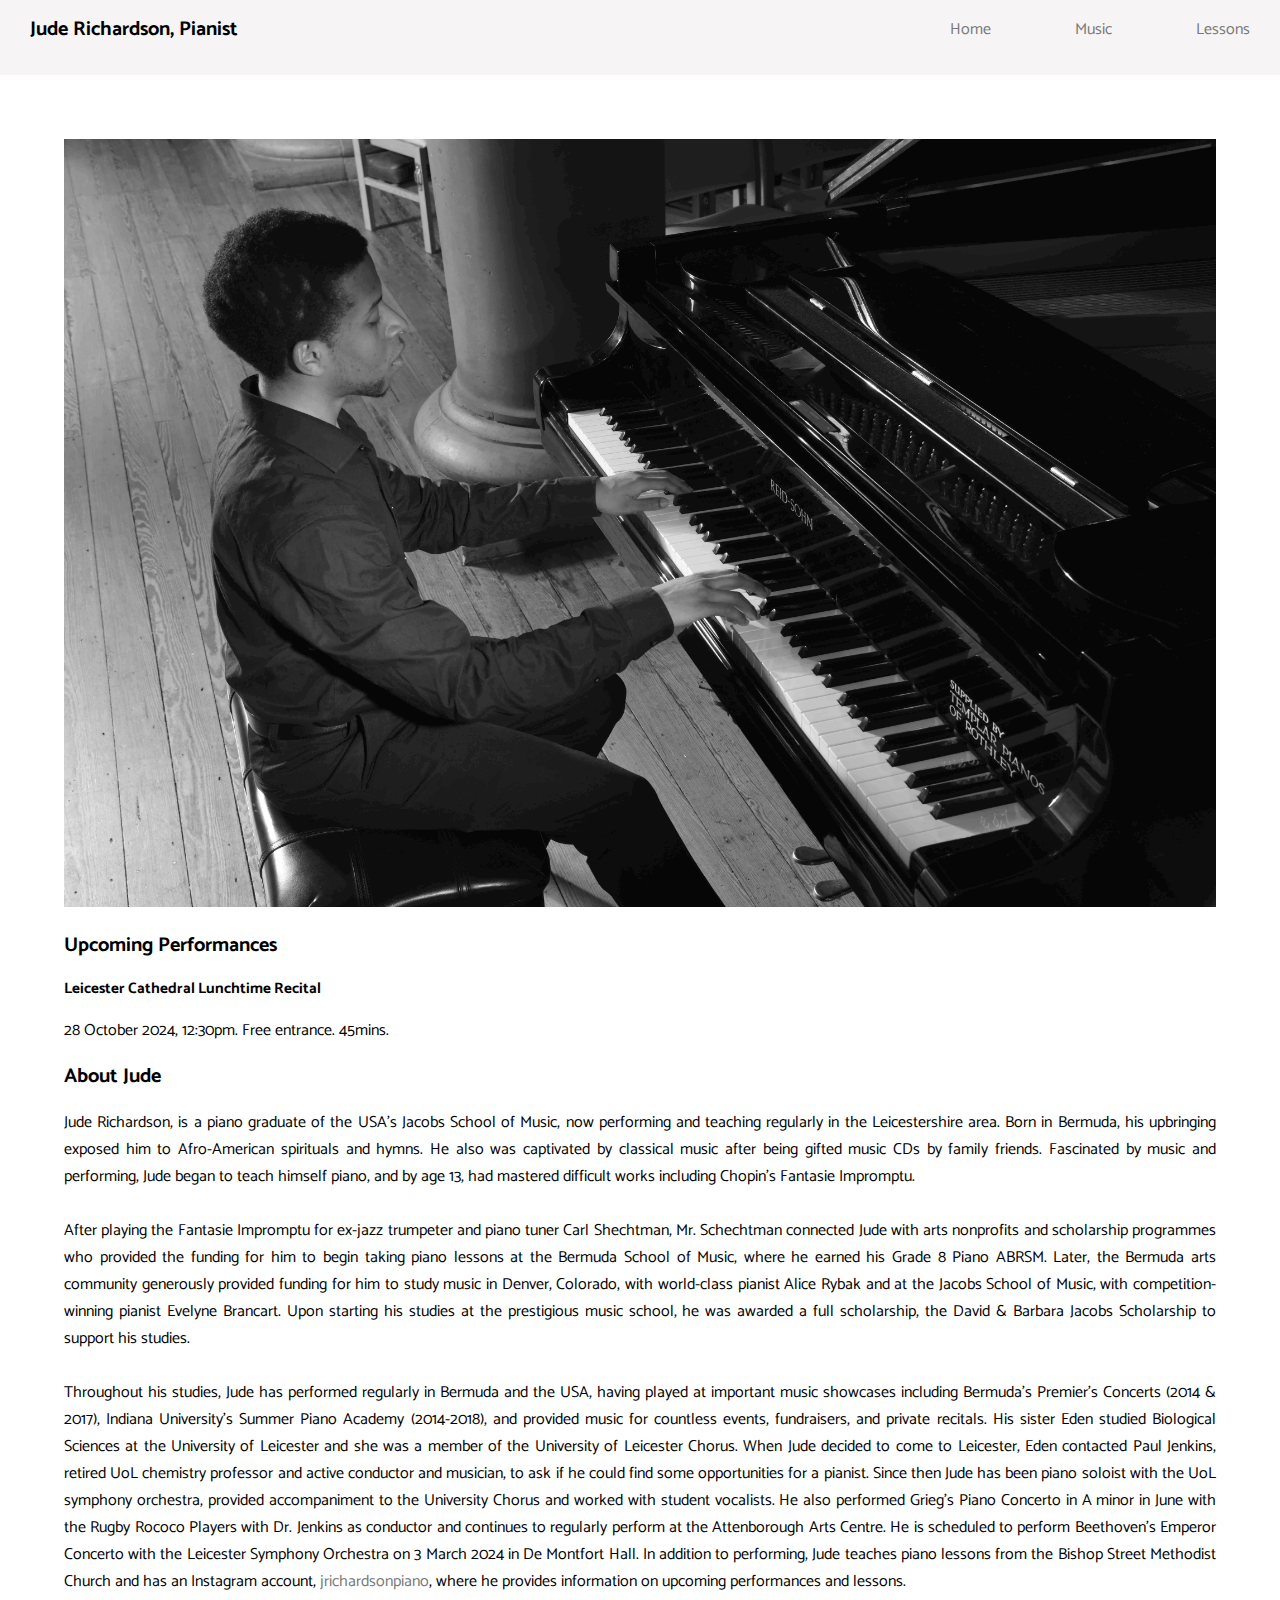
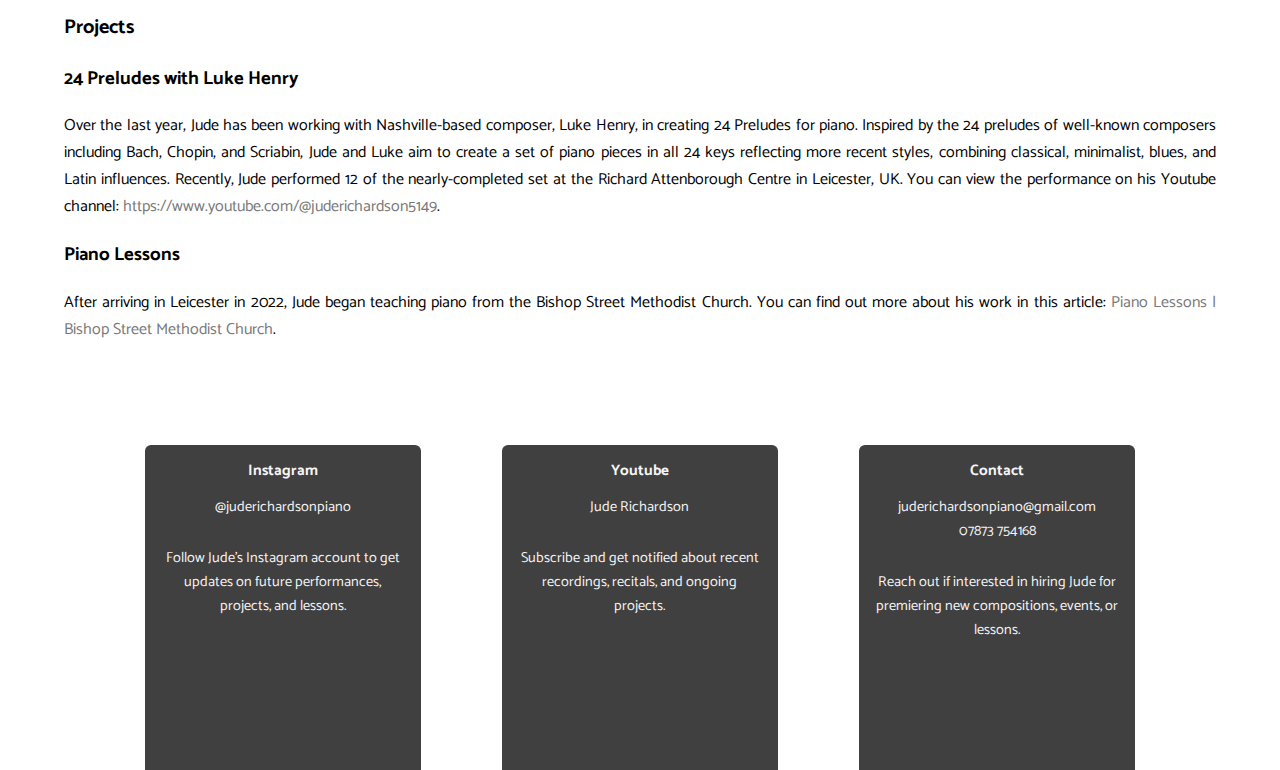
<file: index.html>
<!DOCTYPE html>
<html>
  <head>
    <meta charset="UTF-8" />
    <meta http-equiv="X-UA-Compatible" />
    <meta name="viewport" content="width=device-width, initial-scale=1.0" />
    <title>Jude Richardson</title>
    <meta name="format-detection" content="telephone=no" />
    <link rel="stylesheet" href="style.css" />
    <link
      href="https://fonts.googleapis.com/css?family=Catamaran"
      rel="stylesheet"
    />
  </head>
  <nav>
    <div id="nav-main">
      <div>
        <h1>Jude Richardson, Pianist</h1>
      </div>
      <div id="nav-links">
        <a href="index.html">Home</a>
        <a href="music.html">Music</a>
        <a href="lessons.html">Lessons</a>
      </div>
      <div id="hamburger" onclick="hamburger()">
        <div class="line"></div>
        <div class="line"></div>
        <div class="line"></div>
      </div>
    </div>
    <div id="nav-links-hidden">
      <a href="index.html">Home</a>
      <a href="music.html">Music</a>
      <a href="lessons.html">Lessons</a>
    </div>
  </nav>
  <body onresize="checkWidth()">
    <!--remove inline style-->
    <img src="home_img.JPG" id="home_img" />
    <div class="content">
      <h1>Upcoming Performances</h1>
      <h2>Leicester Cathedral Lunchtime Recital</h2>
      <p>28 October 2024, 12:30pm. Free entrance. 45mins.</p>
      <h1>About Jude</h1>
      <p>
        Jude Richardson, is a piano graduate of the USA’s Jacobs School of
        Music, now performing and teaching regularly in the Leicestershire area.
        Born in Bermuda, his upbringing exposed him to Afro-American spirituals
        and hymns. He also was captivated by classical music after being gifted
        music CDs by family friends. Fascinated by music and performing, Jude
        began to teach himself piano, and by age 13, had mastered difficult
        works including Chopin’s Fantasie Impromptu. <br />
        <br />
        After playing the Fantasie Impromptu for ex-jazz trumpeter and piano
        tuner Carl Shechtman, Mr. Schechtman connected Jude with arts nonprofits
        and scholarship programmes who provided the funding for him to begin
        taking piano lessons at the Bermuda School of Music, where he earned his
        Grade 8 Piano ABRSM. Later, the Bermuda arts community generously
        provided funding for him to study music in Denver, Colorado, with
        world-class pianist Alice Rybak and at the Jacobs School of Music, with
        competition-winning pianist Evelyne Brancart. Upon starting his studies
        at the prestigious music school, he was awarded a full scholarship, the
        David & Barbara Jacobs Scholarship to support his studies. <br />
        <br />
        Throughout his studies, Jude has performed regularly in Bermuda and the
        USA, having played at important music showcases including Bermuda’s
        Premier’s Concerts (2014 & 2017), Indiana University’s Summer Piano
        Academy (2014-2018), and provided music for countless events,
        fundraisers, and private recitals. His sister Eden studied Biological
        Sciences at the University of Leicester and she was a member of the
        University of Leicester Chorus. When Jude decided to come to Leicester,
        Eden contacted Paul Jenkins, retired UoL chemistry professor and active
        conductor and musician, to ask if he could find some opportunities for a
        pianist. Since then Jude has been piano soloist with the UoL symphony
        orchestra, provided accompaniment to the University Chorus and worked
        with student vocalists. He also performed Grieg’s Piano Concerto in A
        minor in June with the Rugby Rococo Players with Dr. Jenkins as
        conductor and continues to regularly perform at the Attenborough Arts
        Centre. He is scheduled to perform Beethoven’s Emperor Concerto with the
        Leicester Symphony Orchestra on 3 March 2024 in De Montfort Hall. In
        addition to performing, Jude teaches piano lessons from the Bishop
        Street Methodist Church and has an Instagram account,
        <a href="https://www.instagram.com/jrichardsonpiano/"
          >jrichardsonpiano</a
        >, where he provides information on upcoming performances and lessons.
      </p>
      <div class="projects">
        <h1>Projects</h1>
        <h3>24 Preludes with Luke Henry</h3>
        <p>
          Over the last year, Jude has been working with Nashville-based
          composer, Luke Henry, in creating 24 Preludes for piano. Inspired by
          the 24 preludes of well-known composers including Bach, Chopin, and
          Scriabin, Jude and Luke aim to create a set of piano pieces in all 24
          keys reflecting more recent styles, combining classical, minimalist,
          blues, and Latin influences. Recently, Jude performed 12 of the
          nearly-completed set at the Richard Attenborough Centre in Leicester,
          UK. You can view the performance on his Youtube channel:
          <a href="https://www.youtube.com/@juderichardson5149"
            >https://www.youtube.com/@juderichardson5149</a
          >.
        </p>
        <h3>Piano Lessons</h3>
        <p>
          After arriving in Leicester in 2022, Jude began teaching piano from
          the Bishop Street Methodist Church. You can find out more about his
          work in this article:
          <a
            href="https://www.bishopstreetchurch.org.uk/news/piano-lessons.html"
            >Piano Lessons | Bishop Street Methodist Church</a
          >.
        </p>
      </div>
    </div>

    <footer>
      <div>
        <h2>Instagram</h2>
        <a href="https://www.instagram.com/jrichardsonpiano/" target="_blank"
          >@juderichardsonpiano</a
        >
        <br />
        <p>
          Follow Jude's Instagram account to get updates on future performances,
          projects, and lessons.
        </p>
      </div>
      <div>
        <h2>Youtube</h2>
        <a href="https://www.youtube.com/@juderichardson5149" target="_blank"
          >Jude Richardson</a
        >
        <br />
        <p>
          Subscribe and get notified about recent recordings, recitals, and
          ongoing projects.
        </p>
      </div>
      <div>
        <h2>Contact</h2>
        <p>juderichardsonpiano@gmail.com</p>
        <p>07873 754168</p>
        <br />
        <p>
          Reach out if interested in hiring Jude for premiering new
          compositions, events, or lessons.
        </p>
      </div>
    </footer>

    <script src="interact.js"></script>
  </body>
</html>
</file>
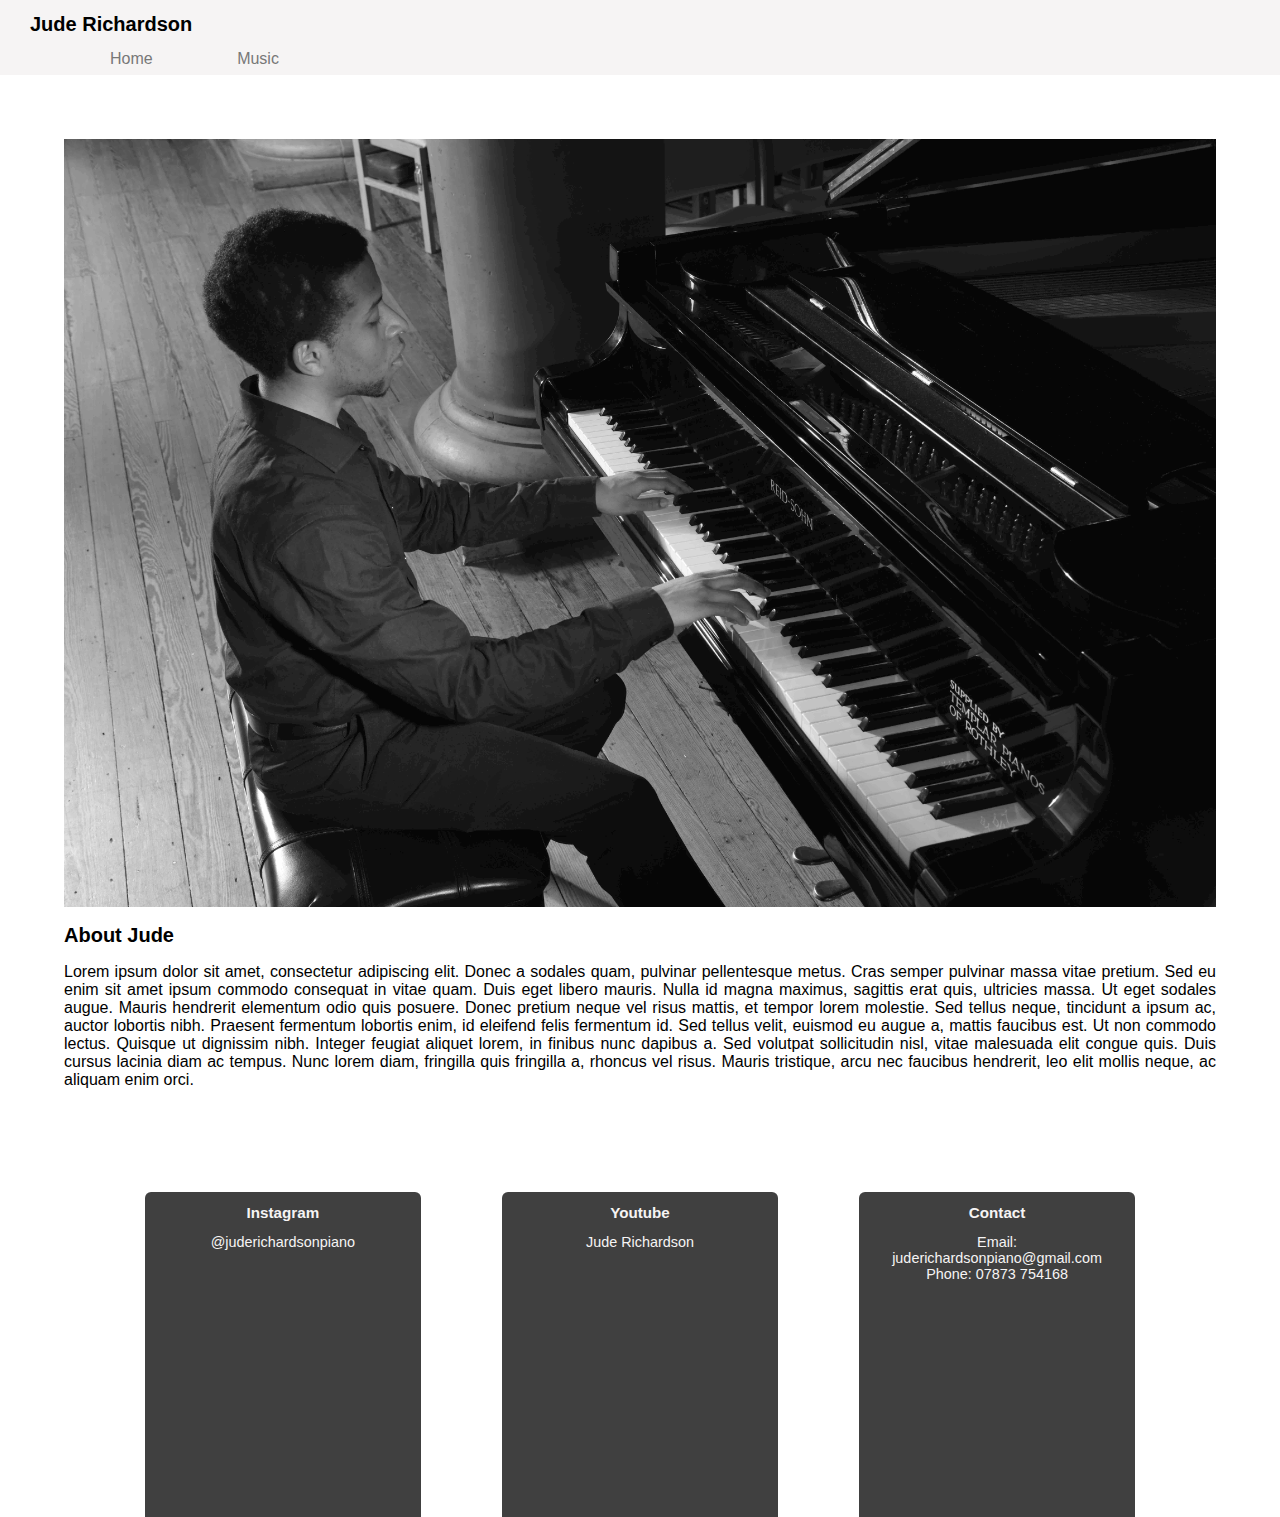
<file: home.html>
<!DOCTYPE html>
<html>
  <head>
    <meta charset="UTF-8" />
    <meta http-equiv="X-UA-Compatible" />
    <meta name="viewport" content="width=device-width, initial-scale=1.0" />
    <title>Jude Richardson</title>
    <link rel="stylesheet" href="style.css" />
    <!--add JS script here-->
  </head>
  <nav>
    <div>
      <h1>Jude Richardson</h1>
    </div>
    <div id="nav-links">
      <a href="home.html">Home</a>
      <a href="music.html">Music</a>
    </div>
  </nav>
  <body>
    <!--remove inline style-->
    <img src="home_img.JPG" id="home_img" />
    <div class="content">
      <h1>About Jude</h1>
      <p>
        Lorem ipsum dolor sit amet, consectetur adipiscing elit. Donec a sodales
        quam, pulvinar pellentesque metus. Cras semper pulvinar massa vitae
        pretium. Sed eu enim sit amet ipsum commodo consequat in vitae quam.
        Duis eget libero mauris. Nulla id magna maximus, sagittis erat quis,
        ultricies massa. Ut eget sodales augue. Mauris hendrerit elementum odio
        quis posuere. Donec pretium neque vel risus mattis, et tempor lorem
        molestie. Sed tellus neque, tincidunt a ipsum ac, auctor lobortis nibh.
        Praesent fermentum lobortis enim, id eleifend felis fermentum id. Sed
        tellus velit, euismod eu augue a, mattis faucibus est. Ut non commodo
        lectus. Quisque ut dignissim nibh. Integer feugiat aliquet lorem, in
        finibus nunc dapibus a. Sed volutpat sollicitudin nisl, vitae malesuada
        elit congue quis. Duis cursus lacinia diam ac tempus. Nunc lorem diam,
        fringilla quis fringilla a, rhoncus vel risus. Mauris tristique, arcu
        nec faucibus hendrerit, leo elit mollis neque, ac aliquam enim orci.
      </p>
    </div>

    <footer>
      <div>
        <h2>Instagram</h2>
        <p>@juderichardsonpiano</p>
      </div>
      <div>
        <h2>Youtube</h2>
        <p>Jude Richardson</p>
      </div>
      <div>
        <h2>Contact</h2>
        <p>Email: juderichardsonpiano@gmail.com</p>
        <p>Phone: 07873 754168</p>
      </div>
    </footer>
  </body>
</html>
</file>
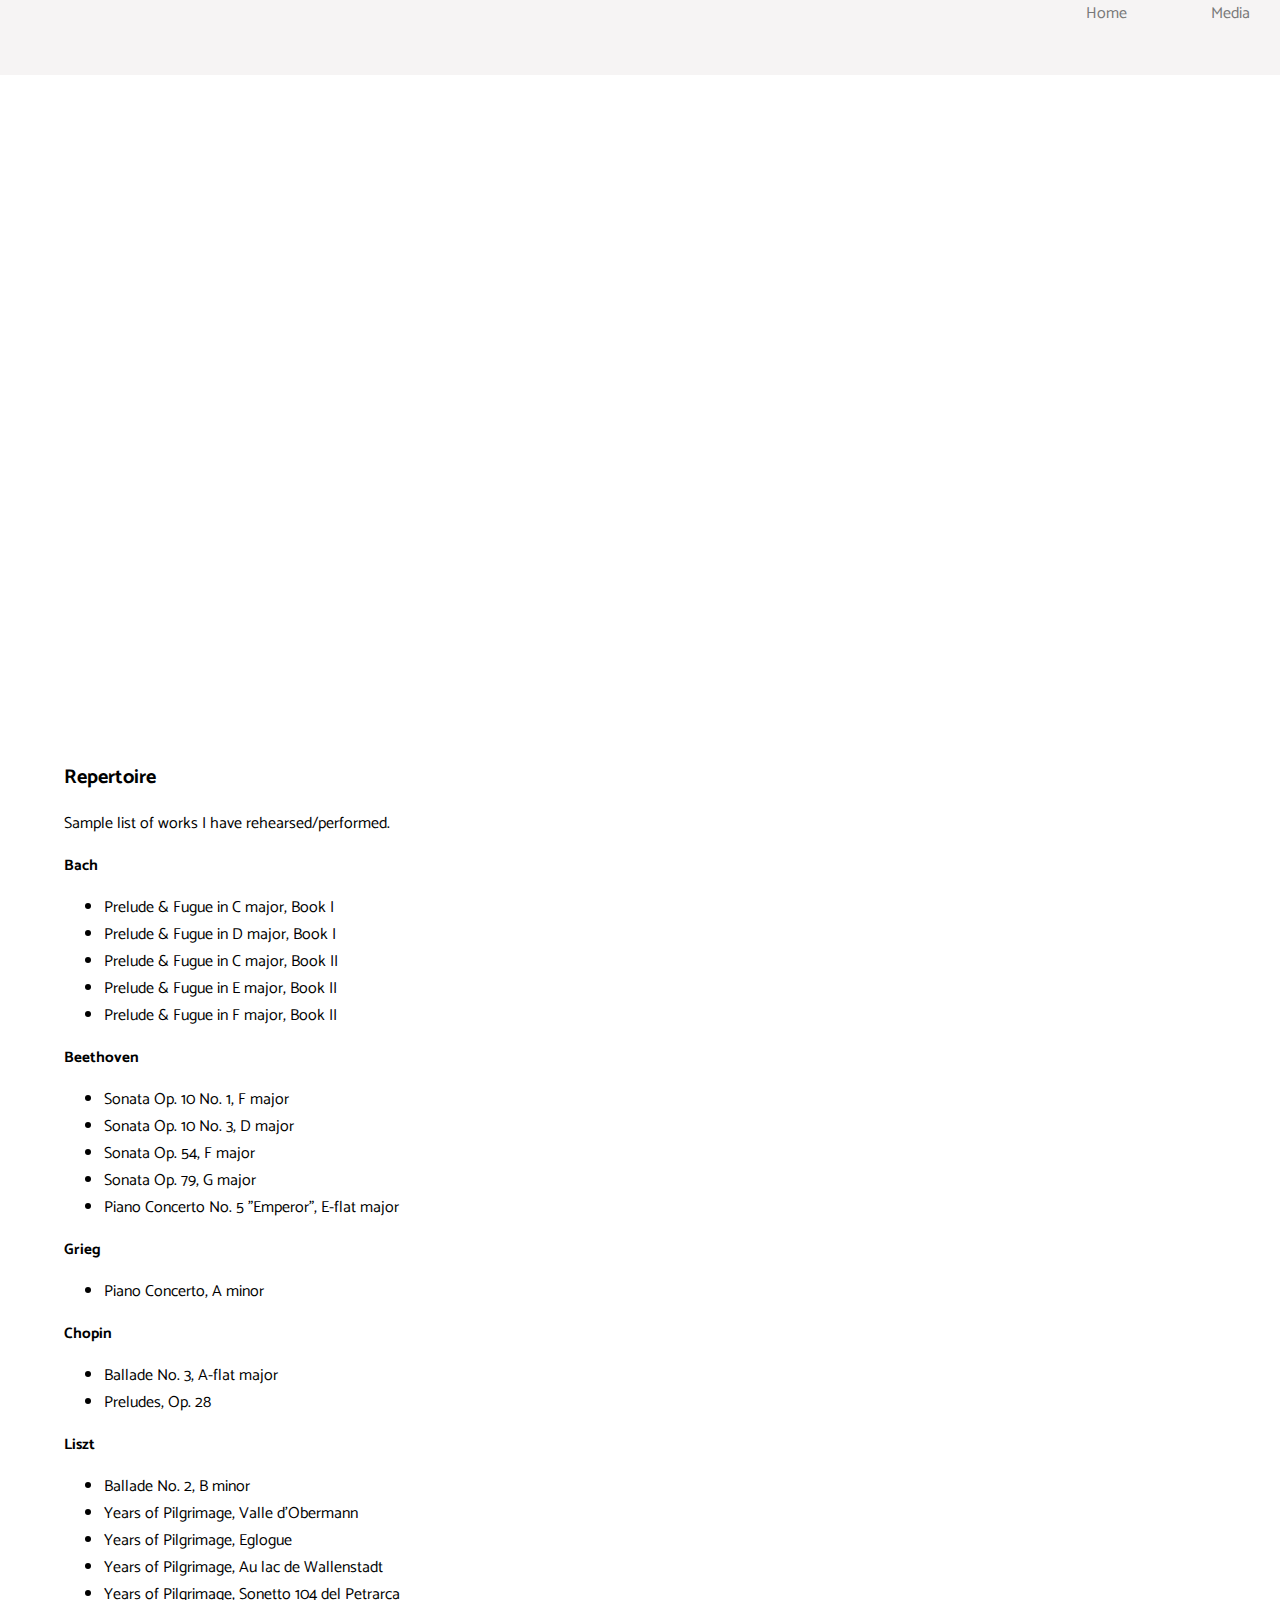
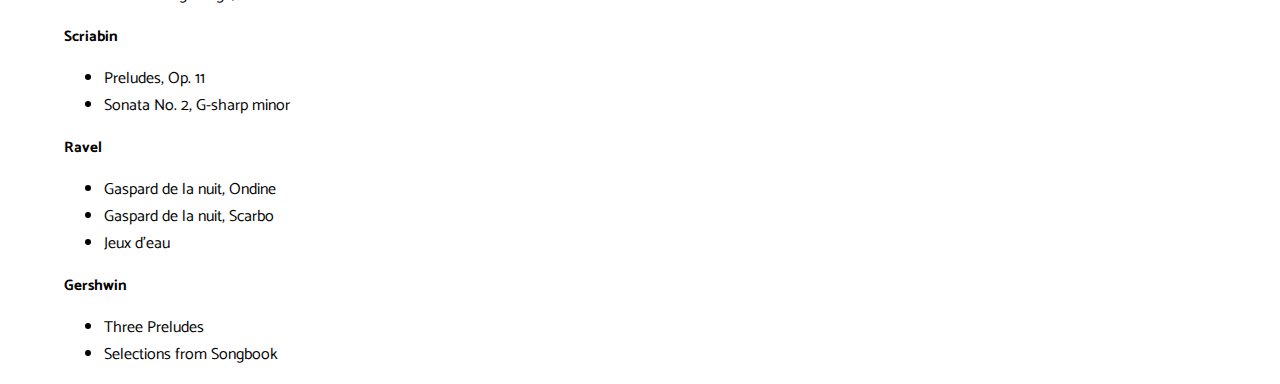
<file: media.html>
<!DOCTYPE html>
<html>
  <head>
    <meta charset="UTF-8" />
    <meta http-equiv="X-UA-Compatible" />
    <meta name="viewport" content="width=device-width, initial-scale=1.0" />
    <title>Jude Richardson</title>
    <meta name="format-detection" content="telephone=no" />
    <link rel="stylesheet" href="style.css" />
    <link
      href="https://fonts.googleapis.com/css?family=Catamaran"
      rel="stylesheet"
    />
  </head>
  <nav>
    <div id="nav-main">
      <div>
      </div>
      <div id="nav-links">
        <a href="index.html">Home</a>
        <a href="media.html">Media</a>
      </div>
      <div id="hamburger" onclick="hamburger()">
        <div class="line"></div>
        <div class="line"></div>
        <div class="line"></div>
      </div>
    </div>
    <div id="nav-links-hidden">
      <a href="index.html">Home</a>
      <a href="media.html">Music</a>
    </div>
  </nav>
  <body onresize="checkWidth()">
    <!--remove inline styles from iframe-->
    <iframe
      id="youtube"
      src="https://www.youtube.com/embed/videoseries?si=t4uhOmQlyqKrKGuK&amp;list=PLckHPRyVW-GvzYVDL3XeRgV_sDBAHHnyx"
      title="YouTube video player"
      frameborder="0"
      allow="accelerometer; autoplay; clipboard-write; encrypted-media; gyroscope; picture-in-picture; web-share"
      allowfullscreen
    ></iframe>
    <div class="content">
      <div class="repertoire">
        <h1>Repertoire</h1>
        <p>Sample list of works I have rehearsed/performed.</p>
        <h2>Bach</h2>
        <ul>
          <li>Prelude & Fugue in C major, Book I</li>
          <li>Prelude & Fugue in D major, Book I</li>
          <li>Prelude & Fugue in C major, Book II</li>
          <li>Prelude & Fugue in E major, Book II</li>
          <li>Prelude & Fugue in F major, Book II</li>
        </ul>
        <h2>Beethoven</h2>
        <ul>
          <li>Sonata Op. 10 No. 1, F major</li>
          <li>Sonata Op. 10 No. 3, D major</li>
          <li>Sonata Op. 54, F major</li>
          <li>Sonata Op. 79, G major</li>
          <li>Piano Concerto No. 5 "Emperor", E-flat major</li>
        </ul>
        <h2>Grieg</h2>
        <ul>
          <li>Piano Concerto, A minor</li>
        </ul>
        <h2>Chopin</h2>
        <ul>
          <li>Ballade No. 3, A-flat major</li>
          <li>Preludes, Op. 28</li>
        </ul>
        <h2>Liszt</h2>
        <ul>
          <li>Ballade No. 2, B minor</li>
          <li>Years of Pilgrimage, Valle d'Obermann</li>
          <li>Years of Pilgrimage, Eglogue</li>
          <li>Years of Pilgrimage, Au lac de Wallenstadt</li>
          <li>Years of Pilgrimage, Sonetto 104 del Petrarca</li>
        </ul>
        <h2>Scriabin</h2>
        <ul>
          <li>Preludes, Op. 11</li>
          <li>Sonata No. 2, G-sharp minor</li>
        </ul>
        <h2>Ravel</h2>
        <ul>
          <li>Gaspard de la nuit, Ondine</li>
          <li>Gaspard de la nuit, Scarbo</li>
          <li>Jeux d'eau</li>
        </ul>
        <h2>Gershwin</h2>
        <ul>
          <li>Three Preludes</li>
          <li>Selections from Songbook</li>
        </ul>
      </div>
    </div>

    <script src="interact.js"></script>
  </body>
</html>
</file>
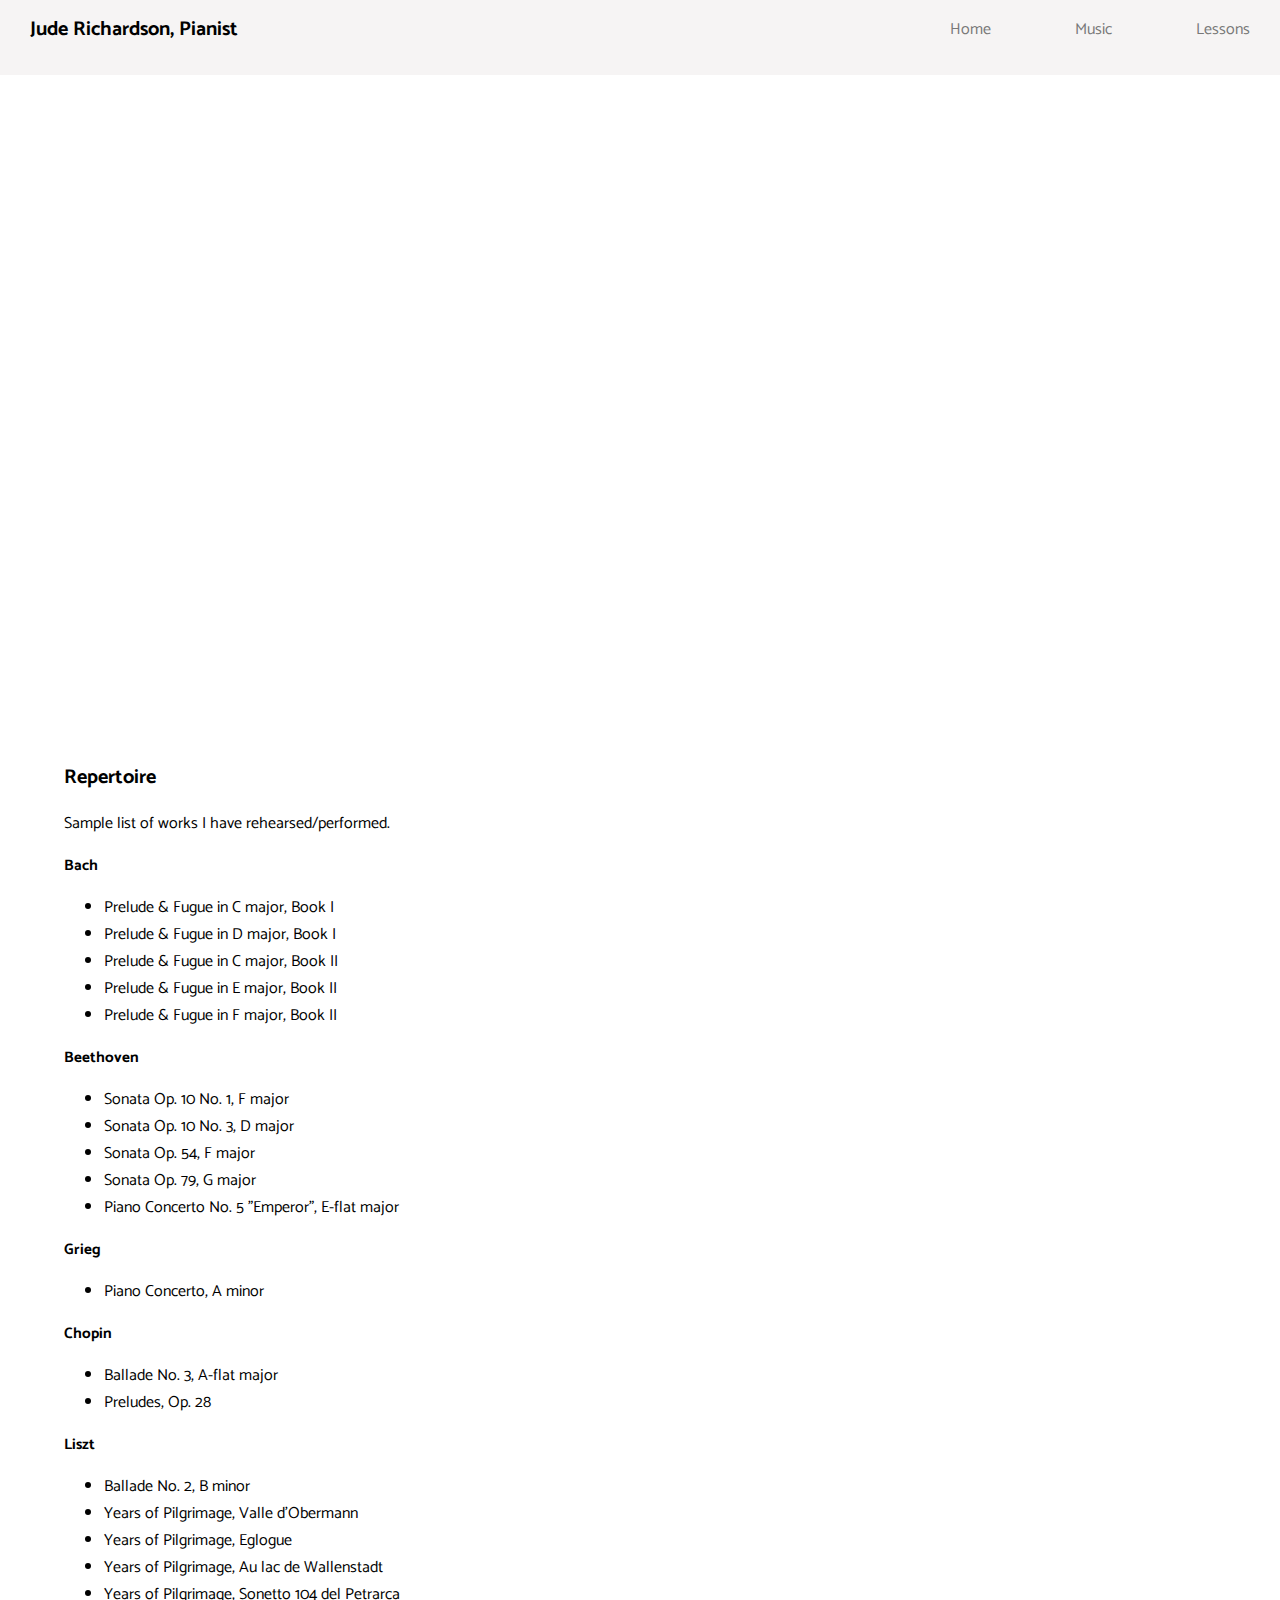
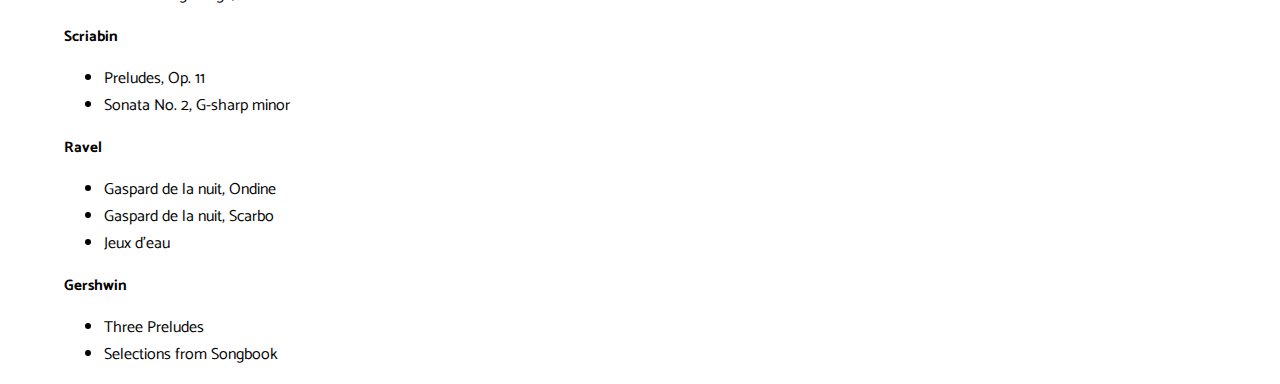
<file: music.html>
<!DOCTYPE html>
<html>
  <head>
    <meta charset="UTF-8" />
    <meta http-equiv="X-UA-Compatible" />
    <meta name="viewport" content="width=device-width, initial-scale=1.0" />
    <title>Jude Richardson</title>
    <meta name="format-detection" content="telephone=no" />
    <link rel="stylesheet" href="style.css" />
    <link
      href="https://fonts.googleapis.com/css?family=Catamaran"
      rel="stylesheet"
    />
  </head>
  <nav>
    <div id="nav-main">
      <div>
        <h1>Jude Richardson, Pianist</h1>
      </div>
      <div id="nav-links">
        <a href="index.html">Home</a>
        <a href="music.html">Music</a>
        <a href="lessons.html">Lessons</a>
      </div>
      <div id="hamburger" onclick="hamburger()">
        <div class="line"></div>
        <div class="line"></div>
        <div class="line"></div>
      </div>
    </div>
    <div id="nav-links-hidden">
      <a href="index.html">Home</a>
      <a href="music.html">Music</a>
      <a href="lessons.html">Lessons</a>
    </div>
  </nav>
  <body onresize="checkWidth()">
    <!--remove inline styles from iframe-->
    <iframe
      id="youtube"
      src="https://www.youtube.com/embed/videoseries?si=t4uhOmQlyqKrKGuK&amp;list=PLckHPRyVW-GvzYVDL3XeRgV_sDBAHHnyx"
      title="YouTube video player"
      frameborder="0"
      allow="accelerometer; autoplay; clipboard-write; encrypted-media; gyroscope; picture-in-picture; web-share"
      allowfullscreen
    ></iframe>
    <div class="content">
      <div class="repertoire">
        <h1>Repertoire</h1>
        <p>Sample list of works I have rehearsed/performed.</p>
        <h2>Bach</h2>
        <ul>
          <li>Prelude & Fugue in C major, Book I</li>
          <li>Prelude & Fugue in D major, Book I</li>
          <li>Prelude & Fugue in C major, Book II</li>
          <li>Prelude & Fugue in E major, Book II</li>
          <li>Prelude & Fugue in F major, Book II</li>
        </ul>
        <h2>Beethoven</h2>
        <ul>
          <li>Sonata Op. 10 No. 1, F major</li>
          <li>Sonata Op. 10 No. 3, D major</li>
          <li>Sonata Op. 54, F major</li>
          <li>Sonata Op. 79, G major</li>
          <li>Piano Concerto No. 5 "Emperor", E-flat major</li>
        </ul>
        <h2>Grieg</h2>
        <ul>
          <li>Piano Concerto, A minor</li>
        </ul>
        <h2>Chopin</h2>
        <ul>
          <li>Ballade No. 3, A-flat major</li>
          <li>Preludes, Op. 28</li>
        </ul>
        <h2>Liszt</h2>
        <ul>
          <li>Ballade No. 2, B minor</li>
          <li>Years of Pilgrimage, Valle d'Obermann</li>
          <li>Years of Pilgrimage, Eglogue</li>
          <li>Years of Pilgrimage, Au lac de Wallenstadt</li>
          <li>Years of Pilgrimage, Sonetto 104 del Petrarca</li>
        </ul>
        <h2>Scriabin</h2>
        <ul>
          <li>Preludes, Op. 11</li>
          <li>Sonata No. 2, G-sharp minor</li>
        </ul>
        <h2>Ravel</h2>
        <ul>
          <li>Gaspard de la nuit, Ondine</li>
          <li>Gaspard de la nuit, Scarbo</li>
          <li>Jeux d'eau</li>
        </ul>
        <h2>Gershwin</h2>
        <ul>
          <li>Three Preludes</li>
          <li>Selections from Songbook</li>
        </ul>
      </div>
    </div>

    <script src="interact.js"></script>
  </body>
</html>
</file>
<file: style.css>
body {
    padding: 0; 
    margin: 0;
    font-family: 'Catamaran', Arial, sans-serif
}

nav {
    background-color: #F6F4F4;
    height: 75px;
    overflow: hidden;
    justify-content: space-between;
    align-items: center;
    padding: 0 30px 0 30px;
}

nav.expand {
    height: 160px;
    transition: height 0.5s ease-in 0.3s; 
}

#nav-main {
    display: flex;
    justify-content: space-between;
    align-items: center;
}

#nav-links-hidden {
    margin-top: 5px;
    padding: 0;
    text-align: center;
}

#nav-links-hidden > a {
    display: block;
    padding: 0;
    margin: 5px 45%;
}
h1 {
    font-size: 1.25rem; 
}

h2 {
    font-size: 0.95rem; 
}

#nav-links > a {
    margin-left: 80px;
}

a {
    color: #787878;
    text-decoration: none;
}

a:hover {
    color:#b4b4b4; 
    text-decoration:none; 
    cursor:pointer;  
}

#home_img {
    width: 90%;
    object-fit: cover;
    margin: 5% 5% 0 5%;
}

.content {
    text-align: justify;
    width: 90%;
    margin: 0 5% 0 5%;
}

#home_body > h1 {
    margin: 0; 
}

footer {
    display: flex;
    justify-content: space-evenly;
    width: 90%;
    min-height: 325px;
    margin: 8% 5% 0 5%; 
}

footer > div {
    width: 24%; 
    border-radius: 6px 6px 0px 0px;
    background: #404040;
}

footer > div > h2 {
    text-align: center;
    color: #F6F4F4; 
    padding: 0 5% 0 5%;
}

.upcoming {
    height: 325px;
}

@media only screen and (max-width: 600px) {
    #nav-links {
        display: none;
    }

    #hamburger {
        display: block;
    }

    .line {
        height: 4px;
        width: 35px;
        margin-top: 3px;
        border-radius: 2px;
        background-color: #404040;
    }
    footer > div > a, footer > div > p {
        width: 90%;
        margin: 0;
        word-wrap: break-word;
        font-size: 0.7rem;
        padding: 0 5% 0 5%;
        display: block;
        text-align: center;
        color: #F6F4F4; 
        padding: 0 5% 0 5%;
    }
}

@media only screen and (min-width: 601px) {
    #hamburger {
        display: none;
    }

    #nav-links-hidden {
        display: none;
    }

    footer > div > a, footer > div > p {
        width: 90%;
        margin: 0;
        word-wrap: break-word;
        font-size: 0.9rem;
        padding: 0 5% 0 5%;
        display: block;
        text-align: center;
        color: #F6F4F4; 
        padding: 0 5% 0 5%;
    }
}

#youtube {
    width: 90%;
    height: 600px;
    margin: 5% 5% 0 5%;
}
</file>
